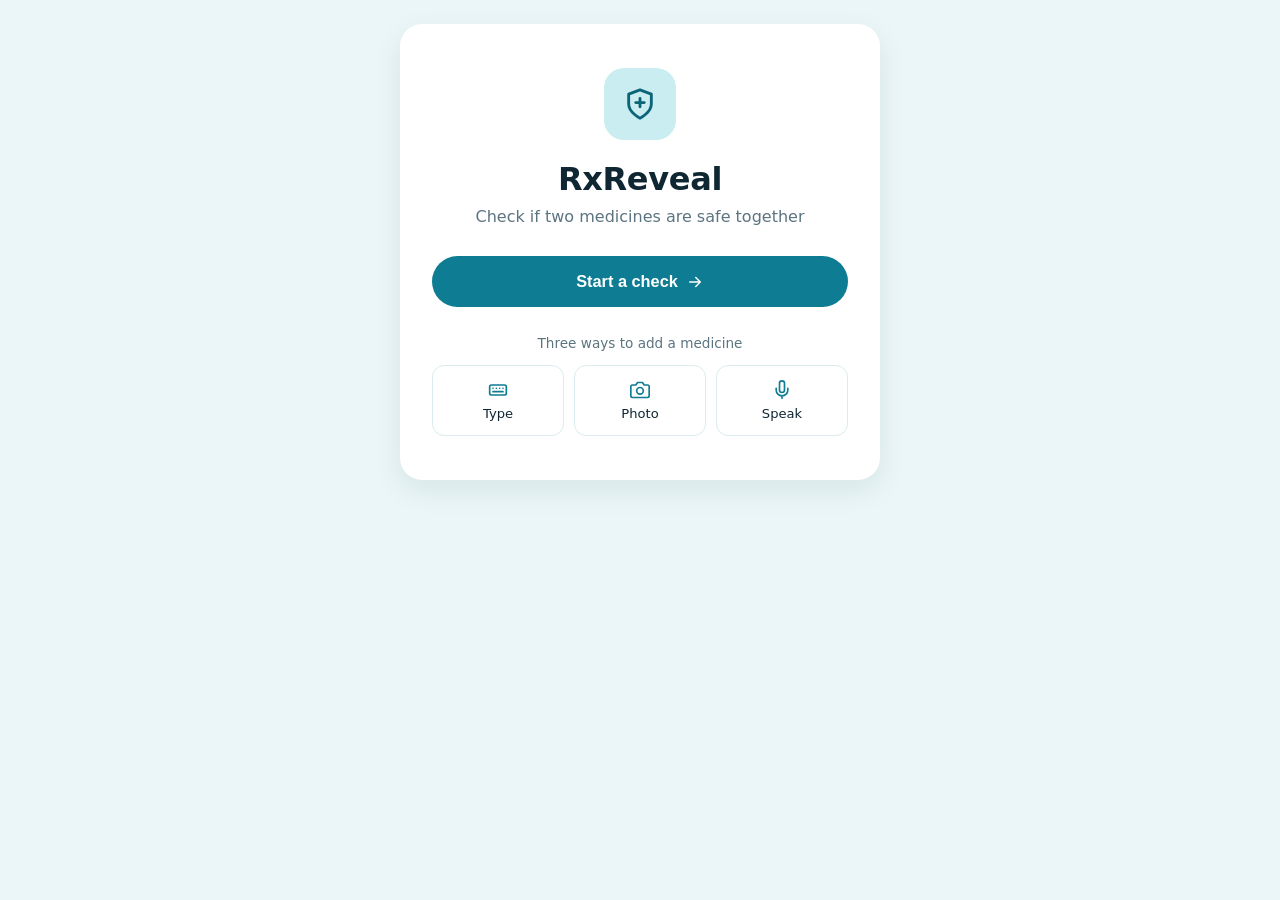
<file: index.html>
<!DOCTYPE html>
<html lang="en">
<head>
<meta charset="UTF-8" />
<meta name="viewport" content="width=device-width, initial-scale=1.0" />
<title>RxReveal — Check if two medicines are safe together</title>
<link rel="stylesheet" href="css/base.css" />
<link rel="stylesheet" href="css/components.css" />
<link rel="stylesheet" href="css/screens/landing.css" />
</head>
<body>

<div class="app">
  <div class="card landing-card">
    <div class="badge-icon">
      <svg viewBox="0 0 24 24" fill="none" stroke="currentColor" stroke-width="2" stroke-linecap="round" stroke-linejoin="round"><path d="M12 22s8-4 8-10V5l-8-3-8 3v7c0 6 8 10 8 10Z"/><path d="M12 8v6M9 11h6"/></svg>
    </div>
    <h1>RxReveal</h1>
    <p class="subtitle">Check if two medicines are safe together</p>
    <button class="btn btn-primary btn-large" id="start-check">
      Start a check
      <svg viewBox="0 0 24 24" fill="none" stroke="currentColor" stroke-width="2" stroke-linecap="round" stroke-linejoin="round"><path d="M5 12h14M13 6l6 6-6 6"/></svg>
    </button>
    <p class="hint">Three ways to add a medicine</p>
    <div class="method-row">
      <div class="method-chip"><svg viewBox="0 0 24 24" fill="none" stroke="currentColor" stroke-width="2" stroke-linecap="round" stroke-linejoin="round"><rect x="2" y="6" width="20" height="12" rx="2"/><path d="M6 10h.01M10 10h.01M14 10h.01M18 10h.01M6 14h12"/></svg><span>Type</span></div>
      <div class="method-chip"><svg viewBox="0 0 24 24" fill="none" stroke="currentColor" stroke-width="2" stroke-linecap="round" stroke-linejoin="round"><path d="M23 19a2 2 0 0 1-2 2H3a2 2 0 0 1-2-2V8a2 2 0 0 1 2-2h4l2-3h6l2 3h4a2 2 0 0 1 2 2Z"/><circle cx="12" cy="13" r="4"/></svg><span>Photo</span></div>
      <div class="method-chip"><svg viewBox="0 0 24 24" fill="none" stroke="currentColor" stroke-width="2" stroke-linecap="round" stroke-linejoin="round"><path d="M12 1a3 3 0 0 0-3 3v8a3 3 0 0 0 6 0V4a3 3 0 0 0-3-3Z"/><path d="M19 10v2a7 7 0 0 1-14 0v-2M12 19v3"/></svg><span>Speak</span></div>
    </div>
  </div>
</div>

<script type="module" src="js/screens/landing.js"></script>
</body>
</html>
</file>
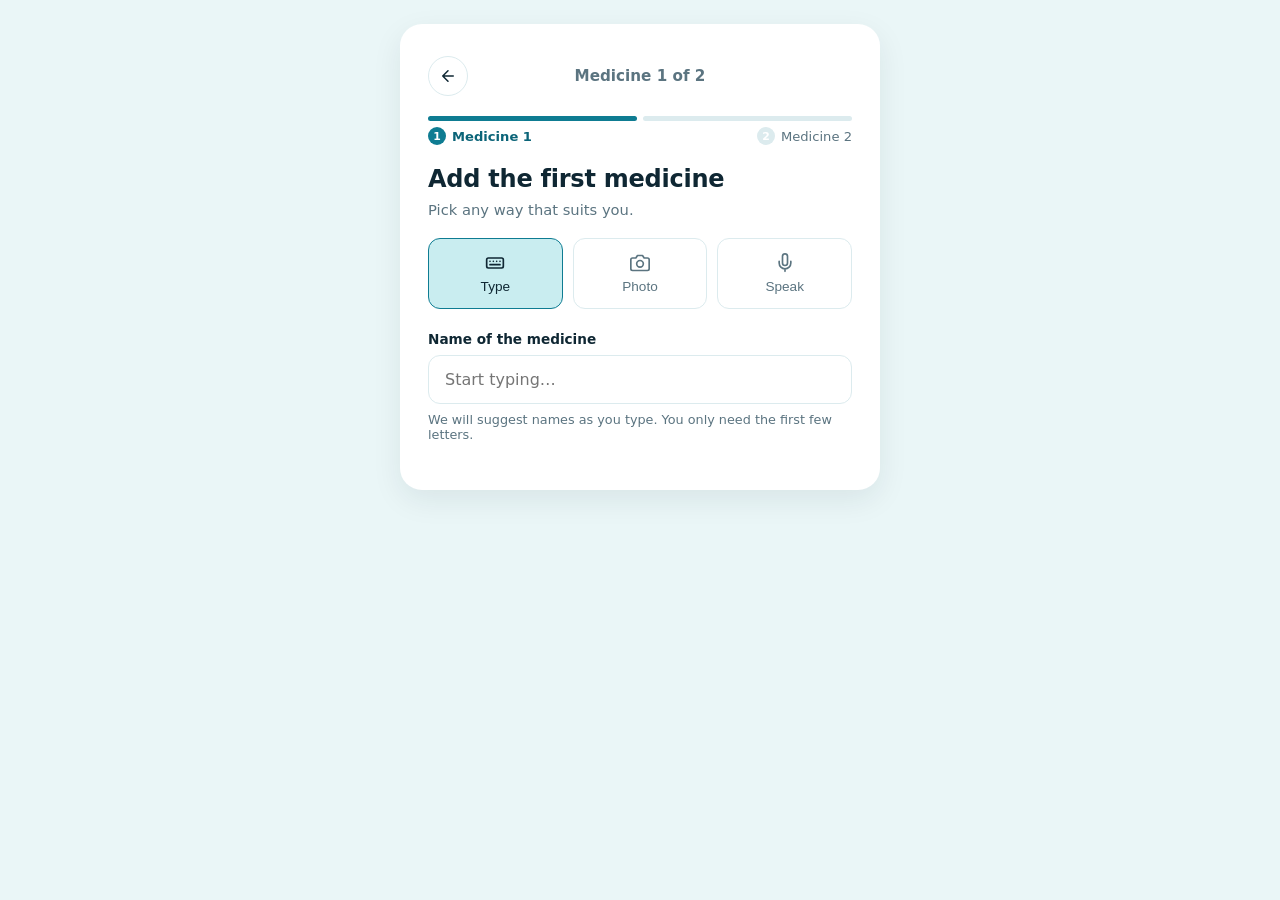
<file: confirm.html>
<!DOCTYPE html>
<html lang="en">
<head>
<meta charset="UTF-8" />
<meta name="viewport" content="width=device-width, initial-scale=1.0" />
<title>RxReveal — Confirm match</title>
<link rel="stylesheet" href="css/base.css" />
<link rel="stylesheet" href="css/components.css" />
<link rel="stylesheet" href="css/screens/confirm.css" />
</head>
<body>

<div class="app">
  <div class="card">
    <div class="topbar">
      <button class="btn-icon" id="confirm-back" aria-label="Back">
        <svg viewBox="0 0 24 24" fill="none" stroke="currentColor" stroke-width="2" stroke-linecap="round" stroke-linejoin="round"><path d="M19 12H5M12 19l-7-7 7-7"/></svg>
      </button>
      <span class="topbar-title">Confirm match</span>
      <span style="width:40px"></span>
    </div>

    <h2>Did we get it right?</h2>
    <p class="subtitle-sm" id="confirm-source-note">Here's what we understood.</p>

    <div class="top-match">
      <div class="top-match-name" id="top-match-name">—</div>
      <div class="top-match-sub" id="top-match-sub"></div>
      <button class="btn btn-primary btn-large" id="confirm-btn">
        Confirm
        <svg viewBox="0 0 24 24" fill="none" stroke="currentColor" stroke-width="2" stroke-linecap="round" stroke-linejoin="round"><path d="M20 6 9 17l-5-5"/></svg>
      </button>
    </div>

    <p class="alt-heading">Not quite right? Choose another match</p>
    <div class="alt-list" id="alt-list"></div>

    <a class="fallback-link centered" id="confirm-fallback">None of these — let me type it</a>
  </div>
</div>

<script type="module" src="js/screens/confirm.js"></script>
</body>
</html>
</file>
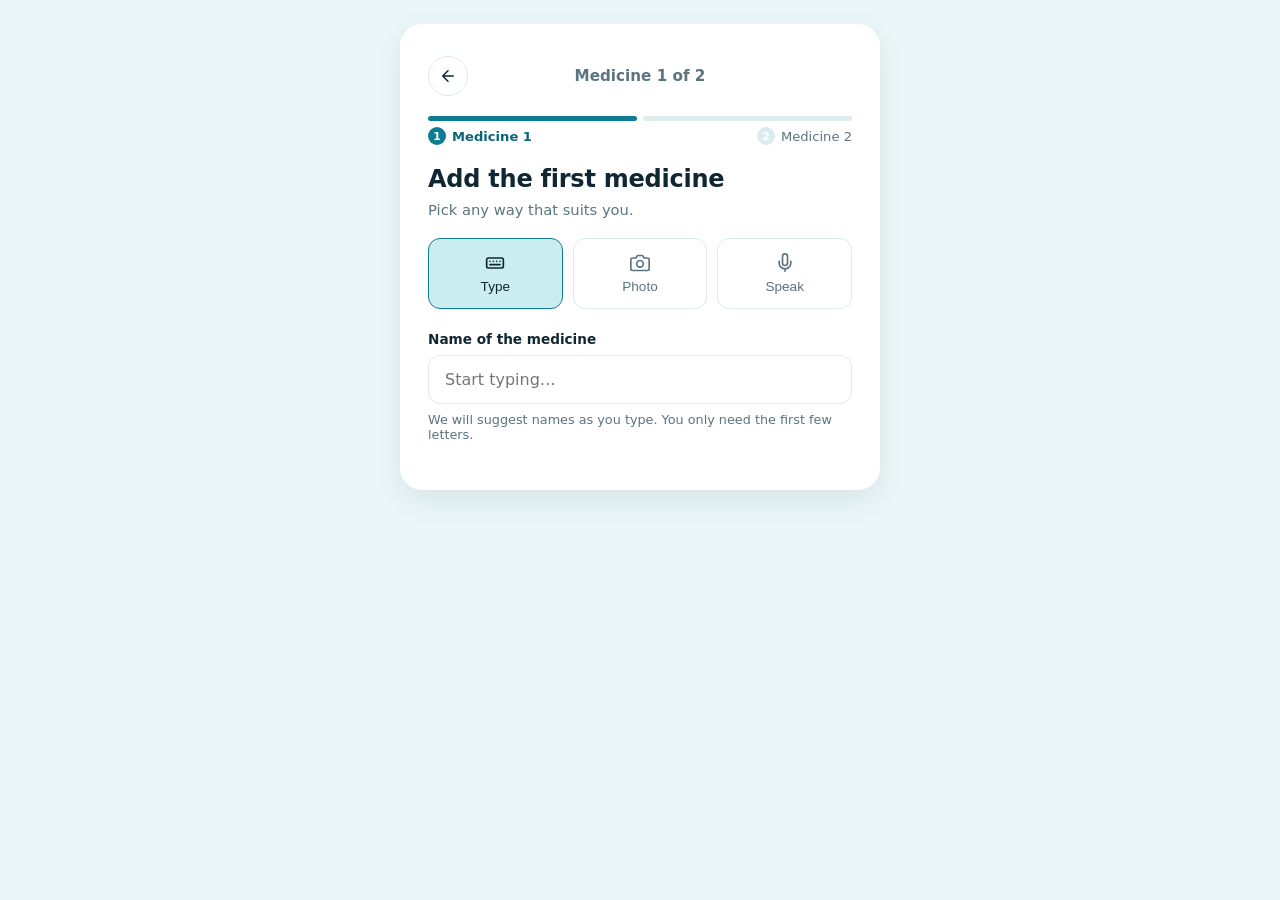
<file: input.html>
<!DOCTYPE html>
<html lang="en">
<head>
<meta charset="UTF-8" />
<meta name="viewport" content="width=device-width, initial-scale=1.0" />
<title>RxReveal — Add a medicine</title>
<link rel="stylesheet" href="css/base.css" />
<link rel="stylesheet" href="css/components.css" />
<link rel="stylesheet" href="css/screens/input.css" />
</head>
<body>

<div class="app">
  <div class="card">
    <div class="topbar">
      <button class="btn-icon" id="input-back" aria-label="Back">
        <svg viewBox="0 0 24 24" fill="none" stroke="currentColor" stroke-width="2" stroke-linecap="round" stroke-linejoin="round"><path d="M19 12H5M12 19l-7-7 7-7"/></svg>
      </button>
      <span class="topbar-title" id="input-topbar-title">Medicine 1 of 2</span>
      <span style="width:40px"></span>
    </div>

    <div class="progress-track">
      <div class="progress-seg" id="seg-1"></div>
      <div class="progress-seg" id="seg-2"></div>
    </div>
    <div class="progress-labels">
      <div class="progress-label" id="label-1"><span class="step-dot">1</span><span>Medicine 1</span></div>
      <div class="progress-label" id="label-2"><span class="step-dot">2</span><span>Medicine 2</span></div>
    </div>

    <h2 id="input-heading">Add the first medicine</h2>
    <p class="subtitle-sm">Pick any way that suits you.</p>

    <div class="method-tabs">
      <button class="method-tab active" data-mode="type">
        <svg viewBox="0 0 24 24" fill="none" stroke="currentColor" stroke-width="2" stroke-linecap="round" stroke-linejoin="round"><rect x="2" y="6" width="20" height="12" rx="2"/><path d="M6 10h.01M10 10h.01M14 10h.01M18 10h.01M6 14h12"/></svg>
        <span>Type</span>
      </button>
      <button class="method-tab" data-mode="photo">
        <svg viewBox="0 0 24 24" fill="none" stroke="currentColor" stroke-width="2" stroke-linecap="round" stroke-linejoin="round"><path d="M23 19a2 2 0 0 1-2 2H3a2 2 0 0 1-2-2V8a2 2 0 0 1 2-2h4l2-3h6l2 3h4a2 2 0 0 1 2 2Z"/><circle cx="12" cy="13" r="4"/></svg>
        <span>Photo</span>
      </button>
      <button class="method-tab" data-mode="speak">
        <svg viewBox="0 0 24 24" fill="none" stroke="currentColor" stroke-width="2" stroke-linecap="round" stroke-linejoin="round"><path d="M12 1a3 3 0 0 0-3 3v8a3 3 0 0 0 6 0V4a3 3 0 0 0-3-3Z"/><path d="M19 10v2a7 7 0 0 1-14 0v-2M12 19v3"/></svg>
        <span>Speak</span>
      </button>
    </div>

    <!-- TYPE PANEL -->
    <div class="mode-panel active" id="panel-type">
      <label class="field-label" for="type-input">Name of the medicine</label>
      <input type="text" id="type-input" class="text-field" placeholder="Start typing…" autocomplete="off" />
      <p class="hint-sm">We will suggest names as you type. You only need the first few letters.</p>
      <div class="suggestions" id="suggestions"></div>
    </div>

    <!-- PHOTO PANEL -->
    <div class="mode-panel" id="panel-photo">
      <div class="camera-wrap" id="camera-wrap">
        <video id="camera-video" autoplay playsinline muted></video>
        <img id="captured-thumb" hidden alt="Captured medicine label" />
        <canvas id="capture-canvas" hidden></canvas>
        <div class="processing-overlay" id="photo-processing" hidden>
          <div class="spinner"></div>
          <span>Reading the label…</span>
        </div>
      </div>
      <p class="hint-sm" id="camera-status" aria-live="polite" hidden></p>

      <div class="capture-row" id="capture-row">
        <button class="shutter-btn" id="shutter-btn" aria-label="Capture photo"><span></span></button>
      </div>
      <div class="retake-row" id="retake-row" hidden>
        <button class="btn btn-outline" id="retake-btn">Retake</button>
        <button class="btn btn-primary" id="use-photo-btn">Use this photo</button>
      </div>
      <a class="fallback-link" id="photo-fallback">Type it instead</a>
    </div>

    <!-- SPEAK PANEL -->
    <div class="mode-panel" id="panel-speak">
      <div class="mic-wrap">
        <button class="mic-btn" id="mic-btn" aria-label="Start recording">
          <svg viewBox="0 0 24 24" fill="none" stroke="currentColor" stroke-width="2" stroke-linecap="round" stroke-linejoin="round"><path d="M12 1a3 3 0 0 0-3 3v8a3 3 0 0 0 6 0V4a3 3 0 0 0-3-3Z"/><path d="M19 10v2a7 7 0 0 1-14 0v-2M12 19v3"/></svg>
        </button>
        <span class="mic-label" id="mic-label">Tap and say the medicine name</span>

        <div class="rec-state" id="rec-state" hidden>
          <div class="rec-wave"><span></span><span></span><span></span><span></span><span></span></div>
          <span class="rec-timer" id="rec-timer">0:00</span>
          <button class="btn btn-primary" id="stop-rec-btn">Stop recording</button>
        </div>

        <div class="processing-overlay" id="speech-processing" hidden>
          <div class="spinner"></div>
          <span>Listening to your recording…</span>
        </div>
      </div>

      <p class="hint-sm" id="mic-status" aria-live="polite" hidden></p>

      <div class="audio-preview" id="audio-preview-wrap" hidden>
        <audio controls id="audio-preview"></audio>
      </div>

      <div class="action-row" id="rec-actions" hidden>
        <button class="btn btn-outline" id="record-again-btn">Record again</button>
        <button class="btn btn-primary" id="use-recording-btn">Use this recording</button>
      </div>

      <a class="fallback-link" id="speak-fallback">Type it instead</a>
    </div>
  </div>
</div>

<script type="module" src="js/screens/input.js"></script>
</body>
</html>
</file>
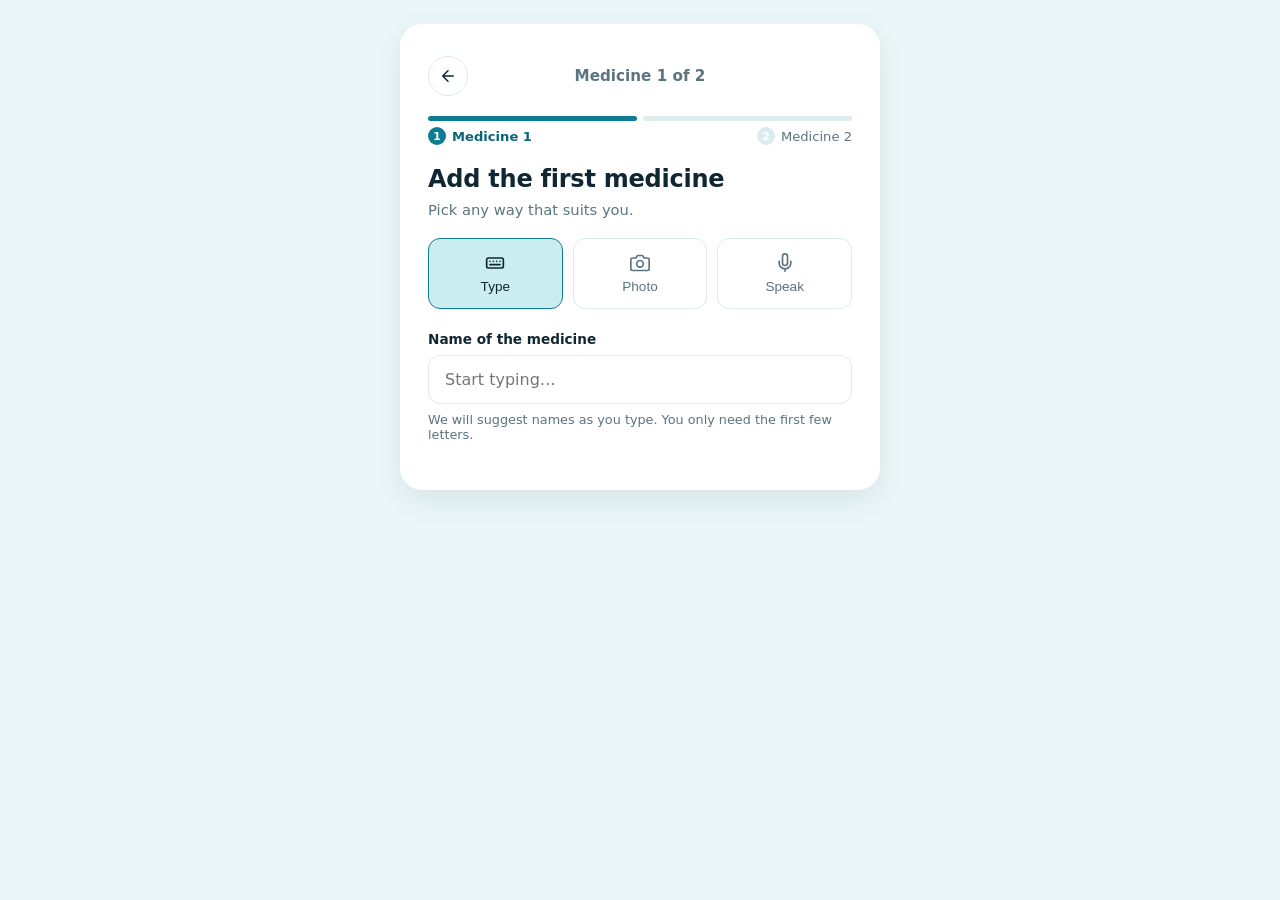
<file: results.html>
<!DOCTYPE html>
<html lang="en">
<head>
<meta charset="UTF-8" />
<meta name="viewport" content="width=device-width, initial-scale=1.0" />
<title>RxReveal — Result</title>
<link rel="stylesheet" href="css/base.css" />
<link rel="stylesheet" href="css/components.css" />
<link rel="stylesheet" href="css/screens/results.css" />
</head>
<body>
<div class="app">
  <div class="card">
    <div class="topbar">
      <button class="btn-icon" id="results-back" aria-label="Back">
        <svg viewBox="0 0 24 24" fill="none" stroke="currentColor" stroke-width="2" stroke-linecap="round" stroke-linejoin="round"><path d="M19 12H5M12 19l-7-7 7-7"/></svg>
      </button>
      <span class="topbar-title">Check result</span>
      <span style="width:40px"></span>
    </div>

    <!-- LOADING -->
    <div class="results-state" id="state-loading" aria-live="polite" hidden>
      <div class="spinner"></div>
      <p class="hint-sm">Checking interactions…</p>
    </div>

    <!-- ERROR -->
    <div class="results-state" id="state-error" aria-live="polite" hidden>
      <div class="error-icon">
        <svg viewBox="0 0 24 24" fill="none" stroke="currentColor" stroke-width="2" stroke-linecap="round" stroke-linejoin="round"><circle cx="12" cy="12" r="10"/><path d="M12 8v4M12 16h.01"/></svg>
      </div>
      <p class="error-title">Couldn't get the result</p>
      <p class="hint-sm">Check that the backend is running, then try again.</p>
      <button class="btn btn-primary btn-large" id="retry-btn">Try again</button>
    </div>

    <!-- RESULT -->
    <div id="state-result" hidden>
      <div class="pair-row">
        <div class="pair-chip" id="result-drug-a">—</div>
        <span class="pair-plus">+</span>
        <div class="pair-chip" id="result-drug-b">—</div>
      </div>

      <div class="risk-badge" id="risk-badge" tabindex="-1">
        <div class="risk-label" id="risk-label">—</div>
        <div class="risk-desc" id="risk-desc"></div>
      </div>

      <h2 class="section-title" id="effects-title">Possible effects</h2>
      <div class="effects-list" id="effects-list"></div>

      <h2 class="section-title" id="molecules-title">How they interact</h2>
      <div class="molecule-grid" id="molecules"></div>

      <button class="btn btn-primary btn-large" id="new-check-btn">
        Start a new check
        <svg viewBox="0 0 24 24" fill="none" stroke="currentColor" stroke-width="2" stroke-linecap="round" stroke-linejoin="round"><path d="M5 12h14M13 6l6 6-6 6"/></svg>
      </button>
    </div>
  </div>
</div>

<script type="module" src="js/screens/results.js"></script>
</body>
</html>
</file>
<file: css/base.css>
:root {
  --bg: #eaf6f7;
  --card-bg: #ffffff;
  --ink: #0f2733;
  --ink-soft: #5b7480;
  --teal: #0e7c92;
  --teal-dark: #0b6478;
  --teal-tint: #c9edf0;
  --teal-tint-2: #e3f6f7;
  --border: #dcebee;
  --red: #e5484d;
  --red-tint: #fde3e3;
  --green: #1c9a6c;
  --green-tint: #e1f5ec;
  --amber: #d9822b;
  --amber-tint: #fdf0dc;
  --radius-lg: 22px;
  --radius-md: 16px;
  --radius-sm: 12px;
  --shadow: 0 10px 30px rgba(15, 39, 51, 0.08);
}

* {
  box-sizing: border-box;
}

/* The hidden attribute must always win — several components toggle visibility
   with hidden while also setting display via class rules. */
[hidden] {
  display: none !important;
}

body {
  margin: 0;
  font-family: "Segoe UI", system-ui, -apple-system, sans-serif;
  background: var(--bg);
  color: var(--ink);
  display: flex;
  justify-content: center;
  min-height: 100vh;
  padding: 24px 16px;
}

.app {
  width: 100%;
  max-width: 480px;
}

h1, h2, h3 {
  margin: 0 0 8px;
  letter-spacing: -0.01em;
}
</file>
<file: css/components.css>
.card {
  background: var(--card-bg);
  border-radius: var(--radius-lg);
  box-shadow: var(--shadow);
  padding: 32px 28px;
}

.btn {
  border: none;
  border-radius: 999px;
  font-size: 1rem;
  font-weight: 600;
  cursor: pointer;
  display: inline-flex;
  align-items: center;
  justify-content: center;
  gap: 8px;
  transition: transform 0.08s ease, box-shadow 0.15s ease, background 0.15s ease;
}
.btn:active {
  transform: scale(0.98);
}
.btn-large {
  width: 100%;
  padding: 16px;
  font-size: 1.02rem;
}
.btn-primary {
  background: var(--teal);
  color: #fff;
}
.btn-primary:hover {
  background: var(--teal-dark);
}
.btn-primary svg {
  width: 18px;
  height: 18px;
}
.btn-outline {
  background: #fff;
  color: var(--teal-dark);
  border: 1.5px solid var(--teal-tint);
}
.btn-icon {
  width: 40px;
  height: 40px;
  border-radius: 50%;
  border: 1px solid var(--border);
  background: #fff;
  display: flex;
  align-items: center;
  justify-content: center;
  cursor: pointer;
  color: var(--ink);
}
.btn-icon svg {
  width: 18px;
  height: 18px;
}

.topbar {
  display: flex;
  align-items: center;
  justify-content: space-between;
  margin-bottom: 20px;
}
.topbar-title {
  font-weight: 600;
  color: var(--ink-soft);
  font-size: 0.95rem;
}

button:focus-visible,
a:focus-visible,
input:focus-visible {
  outline: 2.5px solid var(--teal-dark);
  outline-offset: 2px;
}
</file>
<file: css/screens/landing.css>
.landing-card {
  text-align: center;
  padding: 44px 32px;
}

.badge-icon {
  width: 72px;
  height: 72px;
  background: var(--teal-tint);
  border-radius: 20px;
  display: flex;
  align-items: center;
  justify-content: center;
  margin: 0 auto 20px;
  color: var(--teal-dark);
}
.badge-icon svg {
  width: 34px;
  height: 34px;
}

.subtitle {
  color: var(--ink-soft);
  margin: 0 0 28px;
  line-height: 1.4;
}

.hint {
  color: var(--ink-soft);
  font-size: 0.85rem;
  margin: 28px 0 14px;
}

.method-row {
  display: flex;
  gap: 10px;
  justify-content: center;
}
.method-chip {
  flex: 1;
  border: 1px solid var(--border);
  border-radius: var(--radius-sm);
  padding: 14px 8px;
  display: flex;
  flex-direction: column;
  align-items: center;
  gap: 6px;
  font-size: 0.82rem;
}
.method-chip svg {
  width: 20px;
  height: 20px;
  color: var(--teal);
}
</file>
<file: css/screens/confirm.css>
.top-match {
  background: var(--teal-tint-2);
  border: 1.5px solid var(--teal-tint);
  border-radius: var(--radius-md);
  padding: 24px;
  text-align: center;
  margin: 18px 0 22px;
}
.top-match-name {
  font-size: 1.5rem;
  font-weight: 700;
  margin-bottom: 4px;
}
.top-match-sub {
  color: var(--ink-soft);
  font-size: 0.88rem;
  margin-bottom: 18px;
}

.subtitle-sm {
  color: var(--ink-soft);
  margin: 0 0 20px;
  font-size: 0.92rem;
}

.alt-heading {
  font-size: 0.85rem;
  color: var(--ink-soft);
  margin: 0 0 10px;
}
.alt-list {
  display: flex;
  flex-direction: column;
  gap: 10px;
}
.alt-item {
  border: 1.5px solid var(--border);
  border-radius: var(--radius-sm);
  padding: 12px 16px;
  cursor: pointer;
}
.alt-item:hover {
  border-color: var(--teal);
}
.alt-name {
  font-weight: 600;
  font-size: 0.95rem;
}
.alt-sub {
  font-size: 0.8rem;
  color: var(--ink-soft);
}

.fallback-link {
  display: block;
  text-align: center;
  color: var(--teal-dark);
  font-size: 0.88rem;
  text-decoration: underline;
  cursor: pointer;
  margin-top: 16px;
}
.fallback-link.centered {
  margin-top: 22px;
}
</file>
<file: css/screens/input.css>
.progress-track {
  display: flex;
  gap: 6px;
  height: 5px;
  margin-bottom: 6px;
}
.progress-seg {
  flex: 1;
  background: var(--border);
  border-radius: 3px;
}
.progress-seg.done,
.progress-seg.current {
  background: var(--teal);
}

.progress-labels {
  display: flex;
  justify-content: space-between;
  margin-bottom: 20px;
}
.progress-label {
  display: flex;
  align-items: center;
  gap: 6px;
  font-size: 0.82rem;
  color: var(--ink-soft);
}
.progress-label.done {
  color: var(--green);
}
.progress-label.current {
  color: var(--teal-dark);
  font-weight: 600;
}
.step-dot {
  width: 18px;
  height: 18px;
  border-radius: 50%;
  background: var(--border);
  color: #fff;
  display: flex;
  align-items: center;
  justify-content: center;
  font-size: 0.68rem;
  font-weight: 700;
}
.progress-label.current .step-dot {
  background: var(--teal);
}
.progress-label.done .step-dot {
  background: var(--green);
}

.subtitle-sm {
  color: var(--ink-soft);
  margin: 0 0 20px;
  font-size: 0.92rem;
}

.method-tabs {
  display: flex;
  gap: 10px;
  margin: 18px 0 22px;
}
.method-tab {
  flex: 1;
  background: #fff;
  border: 1.5px solid var(--border);
  border-radius: var(--radius-sm);
  padding: 14px 6px;
  display: flex;
  flex-direction: column;
  align-items: center;
  gap: 6px;
  cursor: pointer;
  font-size: 0.85rem;
  color: var(--ink-soft);
}
.method-tab svg {
  width: 20px;
  height: 20px;
}
.method-tab.active {
  background: var(--teal-tint);
  border-color: var(--teal);
  color: var(--ink);
}

.mode-panel {
  display: none;
}
.mode-panel.active {
  display: block;
}

.field-label {
  display: block;
  font-size: 0.85rem;
  font-weight: 600;
  margin-bottom: 8px;
}
.text-field {
  width: 100%;
  border: 1.5px solid var(--border);
  border-radius: var(--radius-sm);
  padding: 14px 16px;
  font-size: 1rem;
  outline: none;
  font-family: inherit;
}
.text-field:focus {
  border-color: var(--teal);
}

.hint-sm {
  color: var(--ink-soft);
  font-size: 0.8rem;
  margin: 8px 0 16px;
}

.suggestions {
  display: flex;
  flex-direction: column;
  gap: 10px;
  margin-top: 12px;
}
.suggestion-item {
  border: 1.5px solid var(--border);
  border-radius: var(--radius-sm);
  padding: 12px 16px;
  display: flex;
  justify-content: space-between;
  align-items: center;
  cursor: pointer;
}
.suggestion-item:hover {
  border-color: var(--teal);
}
.suggestion-name {
  font-weight: 600;
}
.suggestion-sub {
  font-size: 0.8rem;
  color: var(--ink-soft);
  margin-top: 2px;
}
.suggestion-status {
  font-size: 0.82rem;
  color: var(--ink-soft);
  text-align: center;
  padding: 10px 0;
}
.suggestion-status.error {
  color: var(--red);
}

/* ---- photo panel ---- */
.camera-wrap {
  position: relative;
  height: 240px;
  border-radius: var(--radius-md);
  overflow: hidden;
  background: #0f2733;
}
#camera-video,
#captured-thumb {
  width: 100%;
  height: 100%;
  object-fit: cover;
  display: block;
}

.processing-overlay {
  position: absolute;
  inset: 0;
  background: rgba(15, 39, 51, 0.6);
  color: #fff;
  display: flex;
  flex-direction: column;
  align-items: center;
  justify-content: center;
  gap: 10px;
  font-size: 0.9rem;
}

.spinner {
  width: 26px;
  height: 26px;
  border: 3px solid rgba(255, 255, 255, 0.35);
  border-top-color: #fff;
  border-radius: 50%;
  animation: spin 0.8s linear infinite;
}
@keyframes spin {
  to { transform: rotate(360deg); }
}

.capture-row {
  display: flex;
  justify-content: center;
  margin: 18px 0;
}
.shutter-btn {
  width: 62px;
  height: 62px;
  border-radius: 50%;
  background: var(--teal);
  border: 4px solid var(--teal-tint);
  cursor: pointer;
}
.shutter-btn:disabled {
  opacity: 0.5;
  cursor: not-allowed;
}
.shutter-btn span {
  display: block;
  width: 100%;
  height: 100%;
  border-radius: 50%;
}

.retake-row,
.action-row {
  display: flex;
  gap: 10px;
  margin: 18px 0;
}
.retake-row .btn,
.action-row .btn {
  flex: 1;
}

.fallback-link {
  display: block;
  text-align: center;
  color: var(--teal-dark);
  font-size: 0.88rem;
  text-decoration: underline;
  cursor: pointer;
  margin-top: 16px;
}

/* ---- speak panel ---- */
.mic-wrap {
  position: relative;
  height: 240px;
  border-radius: var(--radius-md);
  overflow: hidden;
  background: linear-gradient(165deg, #123642 0%, #0f2733 100%);
  display: flex;
  flex-direction: column;
  align-items: center;
  justify-content: center;
  gap: 16px;
}

.mic-btn {
  width: 84px;
  height: 84px;
  border-radius: 50%;
  background: var(--teal);
  border: 5px solid var(--teal-tint);
  color: #fff;
  cursor: pointer;
  display: flex;
  align-items: center;
  justify-content: center;
  transition: transform 0.08s ease, background 0.15s ease;
}
.mic-btn:hover {
  background: var(--teal-dark);
}
.mic-btn:active {
  transform: scale(0.94);
}
.mic-btn:disabled {
  opacity: 0.5;
  cursor: not-allowed;
}
.mic-btn svg {
  width: 38px;
  height: 38px;
}

.mic-label {
  color: rgba(255, 255, 255, 0.85);
  font-size: 0.92rem;
}

.rec-state {
  display: flex;
  flex-direction: column;
  align-items: center;
  gap: 14px;
}

.rec-wave {
  display: flex;
  align-items: center;
  gap: 5px;
  height: 30px;
}
.rec-wave span {
  width: 5px;
  height: 12px;
  border-radius: 3px;
  background: var(--red);
  animation: rec-bounce 0.9s ease-in-out infinite;
}
.rec-wave span:nth-child(2) { animation-delay: 0.12s; }
.rec-wave span:nth-child(3) { animation-delay: 0.24s; }
.rec-wave span:nth-child(4) { animation-delay: 0.36s; }
.rec-wave span:nth-child(5) { animation-delay: 0.48s; }
@keyframes rec-bounce {
  0%, 100% { height: 10px; }
  50% { height: 28px; }
}

.rec-timer {
  color: #fff;
  font-size: 1.35rem;
  font-weight: 600;
  font-variant-numeric: tabular-nums;
  letter-spacing: 0.02em;
}
.rec-state .btn {
  min-width: 170px;
}

.audio-preview {
  margin-top: 16px;
}
.audio-preview audio {
  width: 100%;
  height: 44px;
  accent-color: var(--teal);
}
</file>
<file: css/screens/results.css>
/* =========================================================
   results.css — result screen (results.html) only.
   ========================================================= */

.hint-sm {
  color: var(--ink-soft);
  font-size: 0.8rem;
  margin: 8px 0 16px;
}

/* ---- loading & error states ---- */
.results-state {
  display: flex;
  flex-direction: column;
  align-items: center;
  justify-content: center;
  gap: 10px;
  padding: 44px 0 32px;
  text-align: center;
}

.spinner {
  width: 30px;
  height: 30px;
  border: 3px solid var(--teal-tint);
  border-top-color: var(--teal);
  border-radius: 50%;
  animation: spin 0.8s linear infinite;
}
@keyframes spin {
  to { transform: rotate(360deg); }
}

.results-state .hint-sm {
  margin: 4px 0 10px;
  line-height: 1.5;
}
.results-state .btn {
  width: 100%;
}

.error-icon {
  width: 56px;
  height: 56px;
  border-radius: 50%;
  background: var(--red-tint);
  color: var(--red);
  display: flex;
  align-items: center;
  justify-content: center;
  margin-bottom: 6px;
}
.error-icon svg {
  width: 26px;
  height: 26px;
}
.error-title {
  font-size: 1.1rem;
  font-weight: 700;
  margin: 0;
}

/* ---- medicine pair ---- */
.pair-row {
  display: flex;
  align-items: center;
  justify-content: center;
  gap: 8px;
  margin-bottom: 18px;
}
.pair-chip {
  background: var(--teal-tint-2);
  border: 1.5px solid var(--teal-tint);
  border-radius: 999px;
  padding: 10px 16px;
  font-weight: 600;
  font-size: 0.95rem;
  color: var(--ink);
  flex: 1;
  min-width: 0;
  line-height: 1.3;
}
.pair-plus {
  color: var(--ink-soft);
  font-size: 1.1rem;
  font-weight: 600;
  flex-shrink: 0;
}

/* ---- risk badge ---- */
.risk-badge {
  border-radius: var(--radius-md);
  border: 1.5px solid;
  padding: 20px 18px;
  text-align: center;
  margin-bottom: 26px;
}
.risk-badge .risk-label {
  font-size: 1.5rem;
  font-weight: 800;
  letter-spacing: -0.01em;
  margin-bottom: 6px;
}
.risk-badge .risk-desc {
  font-size: 0.92rem;
  line-height: 1.5;
}
.risk-badge.safe {
  background: var(--green-tint);
  border-color: #bde5d3;
  color: #0f6b4c;
}
.risk-badge.caution {
  background: var(--amber-tint);
  border-color: #f3d9a6;
  color: #8a5a06;
}
.risk-badge.danger {
  background: var(--red-tint);
  border-color: #f5c2c4;
  color: #a11f24;
}
.risk-badge.neutral {
  background: var(--teal-tint-2);
  border-color: var(--teal-tint);
  color: var(--teal-dark);
}

/* ---- sections ---- */
.section-title {
  font-size: 1rem;
  font-weight: 700;
  margin: 0 0 12px;
}

/* ---- effects list ---- */
.effects-list {
  display: flex;
  flex-direction: column;
  gap: 8px;
  margin-bottom: 26px;
}
.effect-item {
  display: flex;
  align-items: center;
  gap: 12px;
  border: 1.5px solid var(--border);
  border-radius: var(--radius-sm);
  padding: 12px 16px;
  font-size: 0.95rem;
}
.effect-icon {
  width: 34px;
  height: 34px;
  border-radius: 10px;
  background: var(--teal-tint);
  color: var(--teal-dark);
  display: flex;
  align-items: center;
  justify-content: center;
  font-size: 1.05rem;
  flex-shrink: 0;
}

/* ---- molecule cards ---- */
.molecule-grid {
  display: grid;
  grid-template-columns: 1fr 1fr;
  gap: 10px;
  margin-bottom: 28px;
}
.molecule-card {
  border: 1.5px solid var(--border);
  border-radius: var(--radius-sm);
  padding: 16px 12px;
  display: flex;
  flex-direction: column;
  align-items: center;
  gap: 4px;
  text-align: center;
}
.molecule-card svg {
  width: 40px;
  height: 40px;
  color: var(--teal);
  margin-bottom: 6px;
}
.molecule-name {
  font-weight: 700;
  font-size: 0.9rem;
}
.molecule-caption {
  font-size: 0.75rem;
  color: var(--ink-soft);
  line-height: 1.35;
}
</file>
